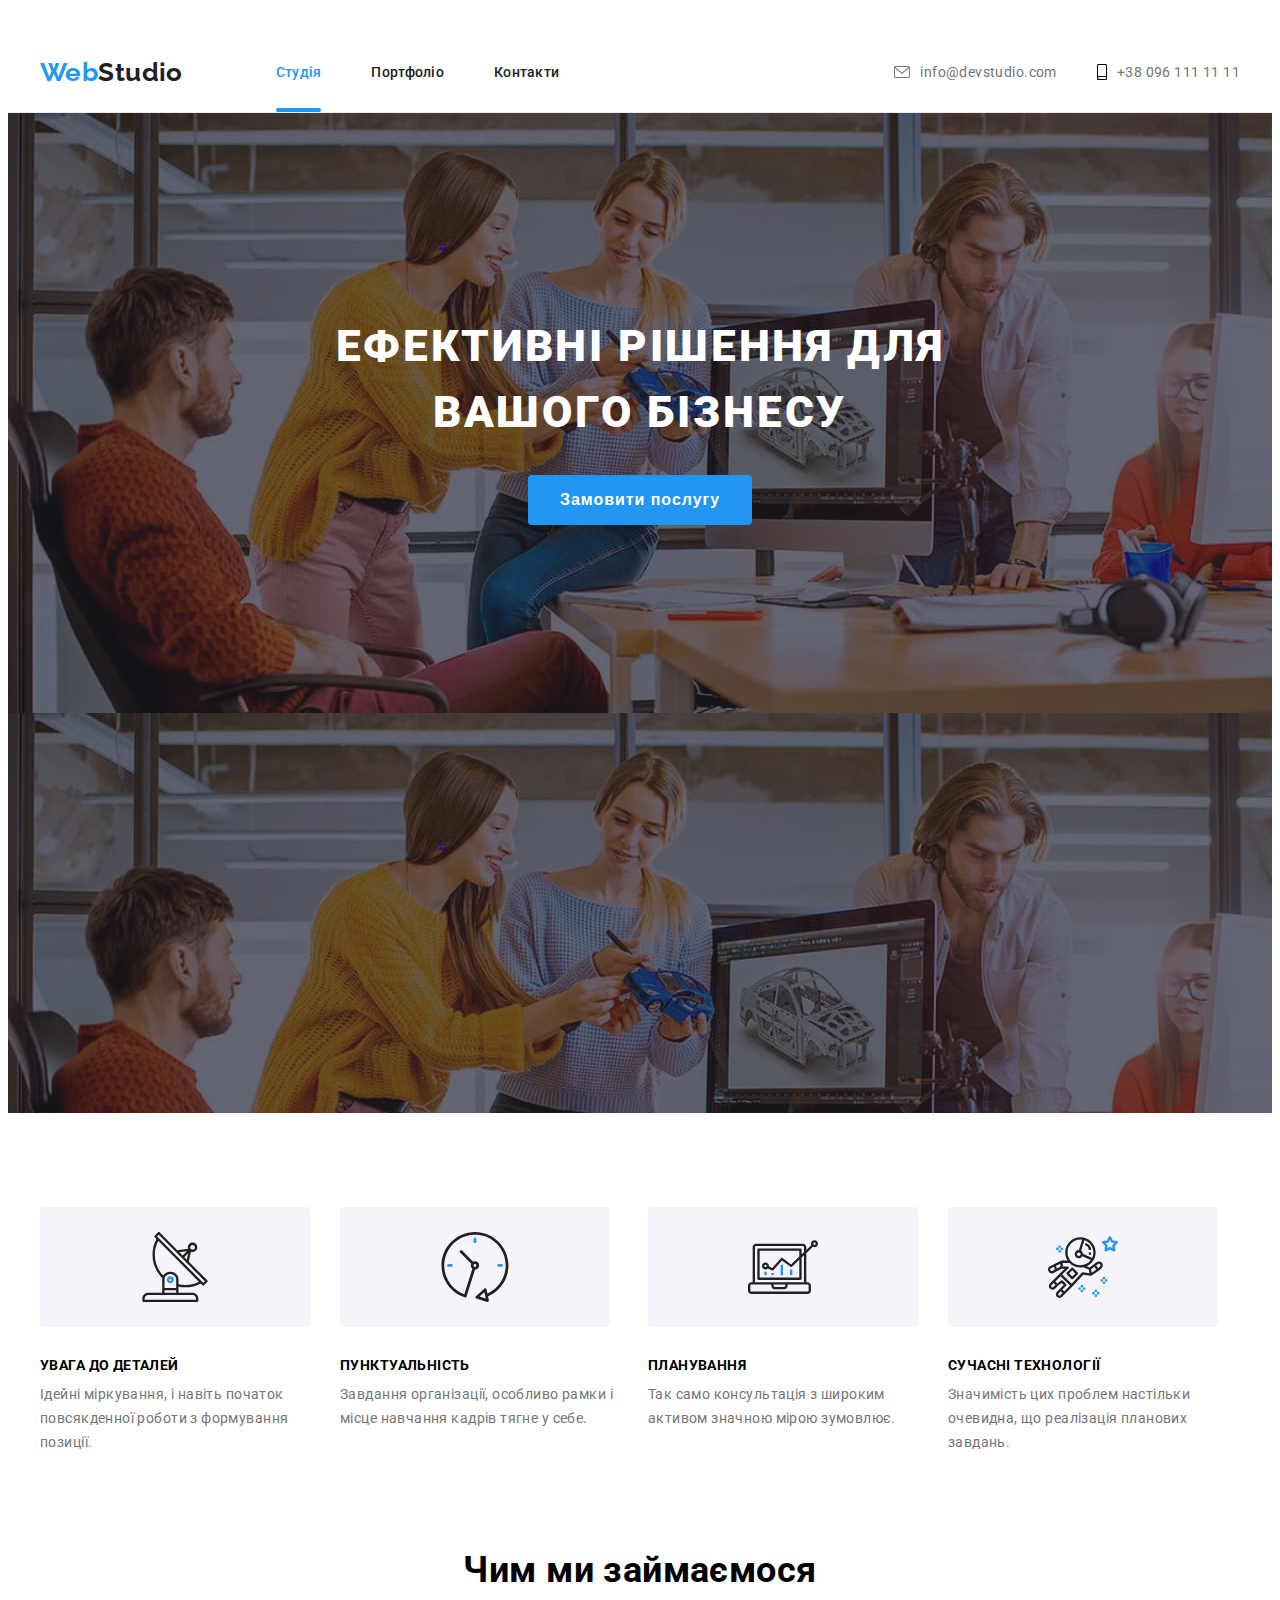
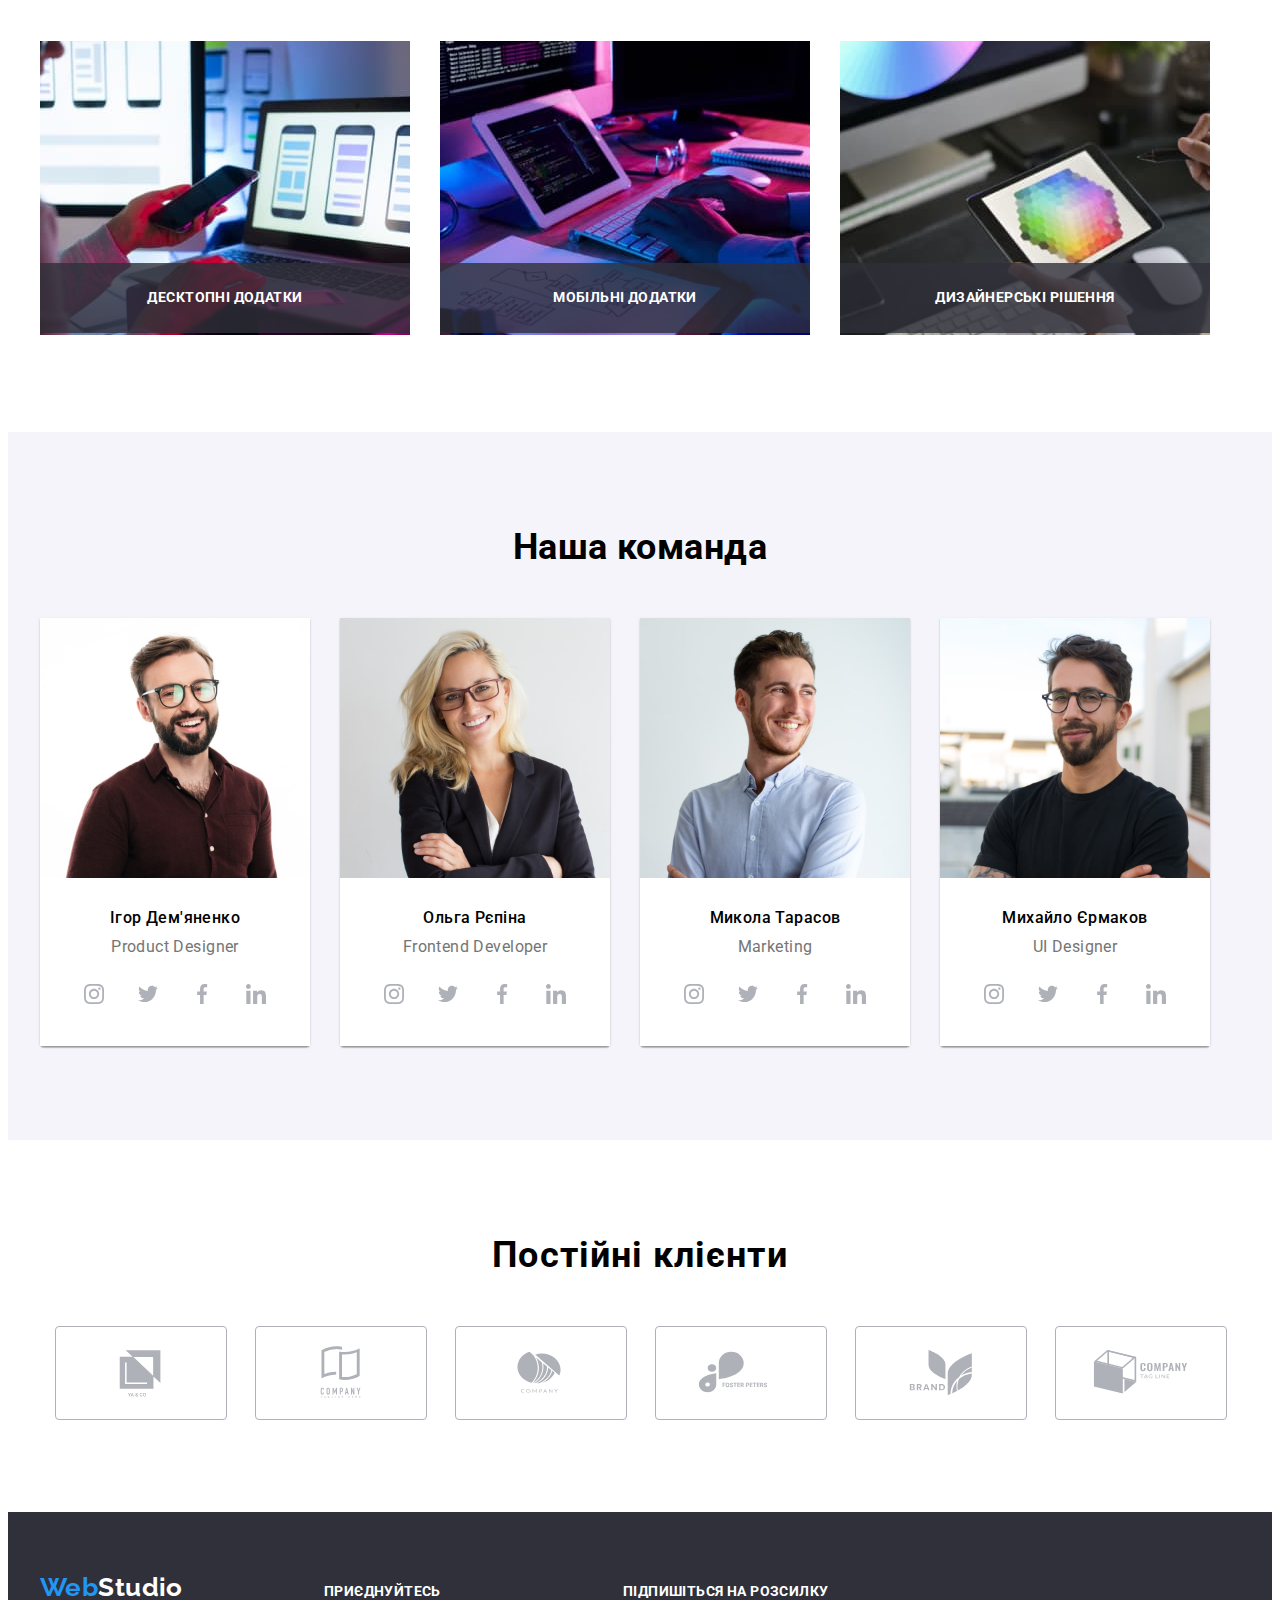
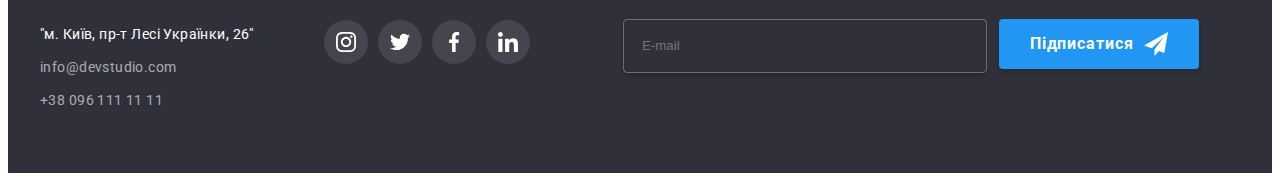
<file: index.html>
<!DOCTYPE html>
<html lang="uk">
<head>
    <meta charset="UTF-8">
    <meta http-equiv="X-UA-Compatible" content="IE=edge">
    <meta name="viewport" content="width=device-width, initial-scale=1.0">
    <title>Document</title>
    <link rel="preconnect" href="https://fonts.googleapis.com">
    <link rel="preconnect" href="https://fonts.gstatic.com" crossorigin>
    <link 
        href="https://fonts.googleapis.com/css2?family=Raleway:wght@700&family=Roboto:wght@400;500;700;900&display=swap" 
        rel="stylesheet">
    <link 
        rel="stylesheet" 
        href="https://cdnjs.cloudflare.com/ajax/libs/modern-normalize/1.1.0/modern-normalize.min.css" 
        integrity="sha512-wpPYUAdjBVSE4KJnH1VR1HeZfpl1ub8YT/NKx4PuQ5NmX2tKuGu6U/JRp5y+Y8XG2tV+wKQpNHVUX03MfMFn9Q==" 
        crossorigin="anonymous" 
        referrerpolicy="no-referrer">
        <link
            rel="stylesheet"
            href="https://cdnjs.cloudflare.com/ajax/libs/animate.css/4.1.1/animate.min.css">
        <link href="https://unpkg.com/aos@2.3.1/dist/aos.css" rel="stylesheet">
       <link rel="stylesheet" href="./css/main.min.css">
</head>
<body>
    <header class="header">
        <div class="container header__container">
            <a href="./index.html" class="logo header__logo"
            ><span class="web">Web</span>Studio</a>
            <nav>
                <ul class="menu header__menu">
                    <li>
                        <a class="line menu__list" href="#">Студія</a>
                    </li>
                    <li><a class="menu__link uptitle" href="./portfolio.html">Портфоліо</a></li>
                    <li><a class="menu__link uptitle" href="#">Контакти</a></li>
                </ul>
            </nav>
            <ul class="contact header__contact">
                <li class="contact__com">
                    <a class="contact__mail" href="mailto:info@devstudio.com">
                        <svg class="contact__envelope" width="16px" height="12px" >
                            <use href="./images/icons.svg#icon-envelope-hover"></use>
                        </svg> info@devstudio.com
                    </a>
                </li>
                <li class="contact__com">
                    <a class="contact__phone" href="tel:+380961111111">
                        <svg class="contact__smartphone" width="10px" height="16px" >
                            <use href="./images/icons.svg#icon-smartphone"></use>
                        </svg> +38 096 111 11 11
                    </a>
                </li>
            </ul> 
        </div>
    </header>

    <main class="hero">
        <section class="hero__section">
            <div class="container hero__container">
                <h1 class="hero__title">Ефективні рішення для вашого бізнесу</h1>
                <button class="hero__btn" type="button" data-modal-open>Замовити послугу</button>
            </div>
        </section>
        <section class="features hero__features section">
            <div class="container features__container">
                <ul class="features__title">
                    <li class="features__subtitle">
                        <div class="features__picture">
                            <svg class="features__icon" width="70px" height="70px" >
                                <use href="./images/icons.svg#icon-antenna-1"></use>
                            </svg> 
                        </div>
                        <h3 class="features__lead">УВАГА ДО ДЕТАЛЕЙ</h3>
                        <p class="features__text">Ідейні міркування, і навіть початок повсякденної роботи з формування позиції.</p>
                    </li>
                    <li>
                        <div class="features__picture">
                            <svg class="features__icon" width="70px" height="70px" >
                                <use href="./images/icons.svg#icon-clock-1"></use>
                            </svg> 
                        </div>
                        <h3 class="features__lead">ПУНКТУАЛЬНІСТЬ</h3>
                        <p class="features__text">Завдання організації, особливо рамки і місце навчання кадрів тягне у себе.</p>
                        
                    </li>
                    <li>
                        <div class="features__picture">
                            <svg class="features__icon" width="70px" height="70px" >
                                <use href="./images/icons.svg#icon-diagram-1"></use>
                            </svg>
                        </div>
                        <h3 class="features__lead">ПЛАНУВАННЯ</h3>
                        <p class="features__text">Так само консультація з широким активом значною мірою зумовлює.</p>
                    </li>
                    <li>
                        <div class="features__picture">
                            <svg class="features__icon" width="70px" height="70px" >
                                <use href="./images/icons.svg#icon-astronaut-1"></use>
                            </svg> 
                        </div>
                        <h3 class="features__lead">СУЧАСНІ ТЕХНОЛОГІЇ</h3>
                        <p class="features__text">Значимість цих проблем настільки очевидна, що реалізація планових завдань.</p>
                    </li> 
                </ul>
            </div>
        </section>
        <section class="images hero__images section" >
            <div class="container images__container">
                <h2 class="images__title">Чим ми займаємося</h2>
                <ul class="images__list">
                    <li class="images__item"><img src="./images/img.jpg" width="370" height="294" alt="картинка1">
                        <p class="images__text">Десктопні додатки</p>
                    </li>
                    <li class="images__item"><img src="./images/img1.jpg" width="370" height="294" alt="картинка2">
                        <p class="images__text">Мобільні додатки</p>
                    </li>
                    <li class="images__item"><img src="./images/img2.jpg" width="370" height="294" alt="картинка3">
                        <p class="images__text">Дизайнерські рішення</p>
                    </li>   
                </ul>
            </div>
        </section>
        <section class="team hero__team section">
            <div class="container team__container">
                <h2 class="team__title">Наша команда</h2>
                <ul class="team__subtitle">
                    <li class="team__list">
                        <img class=" team__card" src="./images/teamcard1.jpg" width="270" height="260" alt="картинка1">
                        <div class="team__our">
                            <h3 class="team__subject">Ігор Дем'яненко</h3>
                            <p class="team__item">Product Designer</p>
                            <ul class="team__soc">
                                <li class="team__soc-item">
                                    <a class="team__soc-list" href="#">
                                        <svg class="team__soc-icon" width="20px" height="20px" >
                                            <use href="./images/icons.svg#icon-instagram-2"></use>
                                        </svg> 
                                    </a>
                                </li>
                                <li class="team__soc-item">
                                    <a class="team__soc-list" href="#">
                                        <svg class="team__soc-icon" width="20px" height="20px" >
                                            <use href="./images/icons.svg#icon-twitter-1"></use>
                                        </svg> 
                                    </a>
                                </li>
                                <li class="team__soc-item">
                                    <a class="team__soc-list" href="#">
                                        <svg class="team__soc-icon" width="20px" height="20px" >
                                            <use href="./images/icons.svg#icon-facebook-1"></use>
                                        </svg>   
                                    </a>
                                </li>
                                <li class="team__soc-item">
                                    <a class="team__soc-list" href="#">
                                        <svg class="team__soc-icon" width="20px" height="20px" >
                                            <use href="./images/icons.svg#icon-linkedin-1"></use>
                                        </svg>   
                                    </a>
                                </li>
                            </ul>                      
                        </div>
                    </li>
                    <li class="team__list">
                        <img class="team__card" src="./images/teamcard2.jpg" width="270" height="260" alt="картинка2">
                        <div class="team__our">
                            <h3 class="team__subject">Ольга Рєпіна</h3>
                            <p class="team__item">Frontend Developer</p> 
                            <ul class="team__soc">
                                <li class="team__soc-item">
                                    <a class="team__soc-list" href="#">
                                        <svg class="team__soc-icon" width="20px" height="20px" >
                                            <use href="./images/icons.svg#icon-instagram-2"></use>
                                        </svg> 
                                    </a>
                                </li>
                                <li class="team__soc-item">
                                    <a class="team__soc-list" href="#">
                                        <svg class="team__soc-icon" width="20px" height="20px" >
                                            <use href="./images/icons.svg#icon-twitter-1"></use>
                                        </svg> 
                                    </a>
                                </li>
                                <li class="team__soc-item">
                                    <a class="team__soc-list" href="#">
                                        <svg class="team__soc-icon" width="20px" height="20px" >
                                            <use href="./images/icons.svg#icon-facebook-1"></use>
                                        </svg>   
                                    </a>
                                </li>
                                <li class="team__soc-item">
                                    <a class="team__soc-list" href="#">
                                        <svg class="team__soc-icon" width="20px" height="20px" >
                                            <use href="./images/icons.svg#icon-linkedin-1"></use>
                                        </svg>   
                                    </a>
                                </li>
                            </ul>                                           
                        </div>
                    </li>
                    <li class="team__list">
                        <img class="team__card" src="./images/teamcard3.jpg" width="270" height="260" alt="картинка3">
                        <div class="team__our">
                            <h3 class="team__subject">Микола Тарасов</h3>
                            <p class="team__item">Marketing</p> 
                            <ul class="team__soc">
                                <li class="team__soc-item">
                                    <a class="team__soc-list" href="#">
                                        <svg class="team__soc-icon" width="20px" height="20px" >
                                            <use href="./images/icons.svg#icon-instagram-2"></use>
                                        </svg> 
                                    </a>
                                </li>
                                <li class="team__soc-item">
                                    <a class="team__soc-list" href="#">
                                        <svg class="team__soc-icon" width="20px" height="20px" >
                                            <use href="./images/icons.svg#icon-twitter-1"></use>
                                        </svg> 
                                    </a>
                                </li>
                                <li class="team__soc-item">
                                    <a class="team__soc-list" href="#">
                                        <svg class="team__soc-icon" width="20px" height="20px" >
                                            <use href="./images/icons.svg#icon-facebook-1"></use>
                                        </svg>   
                                    </a>
                                </li>
                                <li class="team__soc-item">
                                    <a class="team__soc-list" href="#">
                                        <svg class="team__soc-icon" width="20px" height="20px" >
                                            <use href="./images/icons.svg#icon-linkedin-1"></use>
                                        </svg>   
                                    </a>
                                </li>
                            </ul>                                             
                        </div>
                    </li>
                    <li class="team__list">
                        <img class="team__card" src="./images/teamcard4.jpg" width="270" height="260" alt="картинка4">
                        <div class="team__our">
                            <h3 class="team__subject">Михайло Єрмаков</h3>
                            <p class="team__item">UI Designer</p>
                            <ul class="team__soc">
                                <li class="team__soc-item">
                                    <a class="team__soc-list" href="#">
                                        <svg class="team__soc-icon" width="20px" height="20px" >
                                            <use href="./images/icons.svg#icon-instagram-2"></use>
                                        </svg> 
                                    </a>
                                </li>
                                <li class="team__soc-item">
                                    <a class="team__soc-list" href="#">
                                        <svg class="team__soc-icon" width="20px" height="20px" >
                                            <use href="./images/icons.svg#icon-twitter-1"></use>
                                        </svg> 
                                    </a>
                                </li>
                                <li class="team__soc-item">
                                    <a class="team__soc-list" href="#">
                                        <svg class="team__soc-icon" width="20px" height="20px" >
                                            <use href="./images/icons.svg#icon-facebook-1"></use>
                                        </svg>   
                                    </a>
                                </li>
                                <li class="team__soc-item">
                                    <a class="team__soc-list" href="#">
                                        <svg class="team__soc-icon" width="20px" height="20px" >
                                            <use href="./images/icons.svg#icon-linkedin-1"></use>
                                        </svg>   
                                    </a>
                                </li>
                            </ul>                      
                        </div>
                    </li>
                </ul>
            </div>
        </section>
        <section class="client hero__client section">
            <div class="container client__container">
                <h2 class="client__title">Постійні клієнти</h2>
                <ul class="client__list">
                    <li class="client__item">
                        <a class="client__link" href="#">
                            <svg class="client__icon" width="106px" height="60px" >
                                <use href="./images/icons.svg#icon-Logo"></use>
                            </svg> 
                        </a>
                    </li>
                    <li class="client__item">
                        <a class="client__link" href="#">
                            <svg class="client__icon" width="106px" height="60px" >
                                <use href="./images/icons.svg#icon-Logo2"></use>
                            </svg> 
                        </a>
                    </li>
                    <li class="client__item">
                        <a class="client__link" href="#">
                            <svg class="client__icon" width="106px" height="60px" >
                                <use href="./images/icons.svg#icon-Logo3"></use>
                            </svg> 
                        </a>
                    </li>
                    <li class="client__item">
                        <a class="client__link" href="#">
                            <svg class="client__icon" width="106px" height="60px" >
                                <use href="./images/icons.svg#icon-Logo4"></use>
                            </svg> 
                        </a>
                    </li>
                    <li class="client__item">
                        <a class="client__link" href="#">
                            <svg class="client__icon" width="106px" height="60px" >
                                <use href="./images/icons.svg#icon-Logo6"></use>
                            </svg> 
                        </a>
                    </li>
                    <li class="client__item">
                        <a class="client__link" href="#">
                            <svg class="client__icon" width="106px" height="60px" >
                                <use href="./images/icons.svg#icon-Logo5"></use>
                            </svg> 
                        </a>
                    </li>
                </ul>
            </div>
        </section>
    </main>
    <footer class="footer">
        <div class="container bottom"> 
            <div class="footer-section">
                <a class="footer-link" href=" WebStudio"> 
                <span class="web">Web</span>Studio</a>
                <address class="address">
                    <ul class="address-title">
                        <li class="footer-address">
                            <a class="address-subtitle" href="м.Київ,пр-тЛесіУкраїнки,26">"м. Київ, пр-т Лесі Українки, 26"</a>
                        </li>  
                        <li class="footer-address">
                            <a class="address-mail" href="mailto:">info@devstudio.com</a>
                        </li> 
                        <li class="footer-address-list">
                            <a class="address-list" href="tel:+380961111111">+38 096 111 11 11</a>
                        </li> 
                    </ul>
                </address>
            </div>
            <div class="footer-soc">
                <h2 class="footer-title">приєднуйтесь</h2>
                <ul class="footer-list">
                    <li class="footer-item">
                        <a class="footer-list-item" href="#">
                            <svg class="footer-icon" width="20px" height="20px" >
                                <use href="./images/icons.svg#icon-instagram-2"></use>
                            </svg> 
                        </a>
                    </li>
                    <li class="footer-item">
                        <a class="footer-list-item" href="#">
                            <svg class="footer-icon" width="20px" height="20px" >
                                <use href="./images/icons.svg#icon-twitter-1"></use>
                            </svg> 
                        </a>
                    </li>
                    <li class="footer-item">
                        <a class="footer-list-item" href="#">
                            <svg class="footer-icon" width="20px" height="20px" >
                                <use href="./images/icons.svg#icon-facebook-1"></use>
                            </svg>   
                        </a>
                    </li>
                    <li class="footer-item">
                        <a class="footer-list-item" href="#">
                            <svg class="footer-icon" width="20px" height="20px" >
                                <use href="./images/icons.svg#icon-linkedin-1"></use>
                            </svg>   
                        </a>
                    </li>
                </ul> 
            </div>
            <div>
                <p class="footer-subtitle">Підпишіться на розсилку</p>
                <form class="signup-field" name="signup-form">
                  <input type="email" aria-label="email" class="signup-input" name="email" placeholder="E-mail">
                  <button class="signup-button" type="submit">Підписатися
                    <svg class="sign-icon" width="24px" height="24px">
                      <use href="./images/icons.svg#icon-icon-send"></use>
                    </svg>
                  </button>
                </form>
              </div>                   
        </div>
    </footer>
    <div class="backdrop is-hidden" data-modal>
        <div class="modal">
            <button type="button" class="modal-close" data-modal-close>
                <svg class="close-icon" width="18px" height="18px" >
                    <use href="./images/icons.svg#icon-close-black-18dp-2-1"></use>
                </svg>   
            </button>
            <p class="modal-title">Залиште свої дані, ми вам передзвонимо</p>
            <form class="modal-form">
                <div class="modal-field">
                    <label class="modal-label">Ім'я</label>
                    <input type="text" name="user-name" id="user-name" class="modal-input" required>
                    <svg class="modal-icon" width="18px" height="18px" >
                        <use href="./images/icons.svg#icon-person-black-18dp-1"></use>
                    </svg>   
                </div>
                <div class="modal-field">
                    <label class="modal-label">Телефон</label>
                    <input type="tel" name="phone-number" id="phone-number" class="modal-input" required>
                    <svg class="modal-icon" width="18px" height="18px" >
                        <use href="./images/icons.svg#icon-phone-black-18dp-1"></use>
                    </svg>   
                </div>
                <div class="modal-field">
                    <label class="modal-label">Пошта</label>
                    <input type="email" name="email" id="email" class="modal-input" required>
                    <svg class="modal-icon" width="18px" height="18px" >
                        <use href="./images/icons.svg#icon-email-black-18dp-1"></use>
                    </svg>   
                </div>
                <div class="modal-field">
                    <label class="modal-label-comment">Коментар</label>
                    <textarea class="modal-comment" name="comment" placeholder="Введіть текст"></textarea>
                </div>
                <div class="policy-checkbox">
                    <input class="modal-check hide" type="checkbox" id="policy" name="policy" value=""/>
                    <label for="policy" class="checkbox-label">
                      <span>
                        <svg class="checkbox-icon" width="16" height="15">
                            <use href="./images/icons.svg#icon-check"></use>
                        </svg>
                      </span>
                        Погоджуюся з розсилкою та приймаю <a class="agrrement-link" href="#">Умови договору</a>
                    </label>
                </div>
                
                <div class="form-submit">
                    <button type="submit" class="submit-button">Відправити</button>
                </div>
            </form>
        </div>
    </div>
    <script src="https://unpkg.com/aos@2.3.1/dist/aos.js"></script>
    <script>
        AOS.init();
    </script>
    <script src="./js/modal.js"></script>
</body>
</html>
</file>
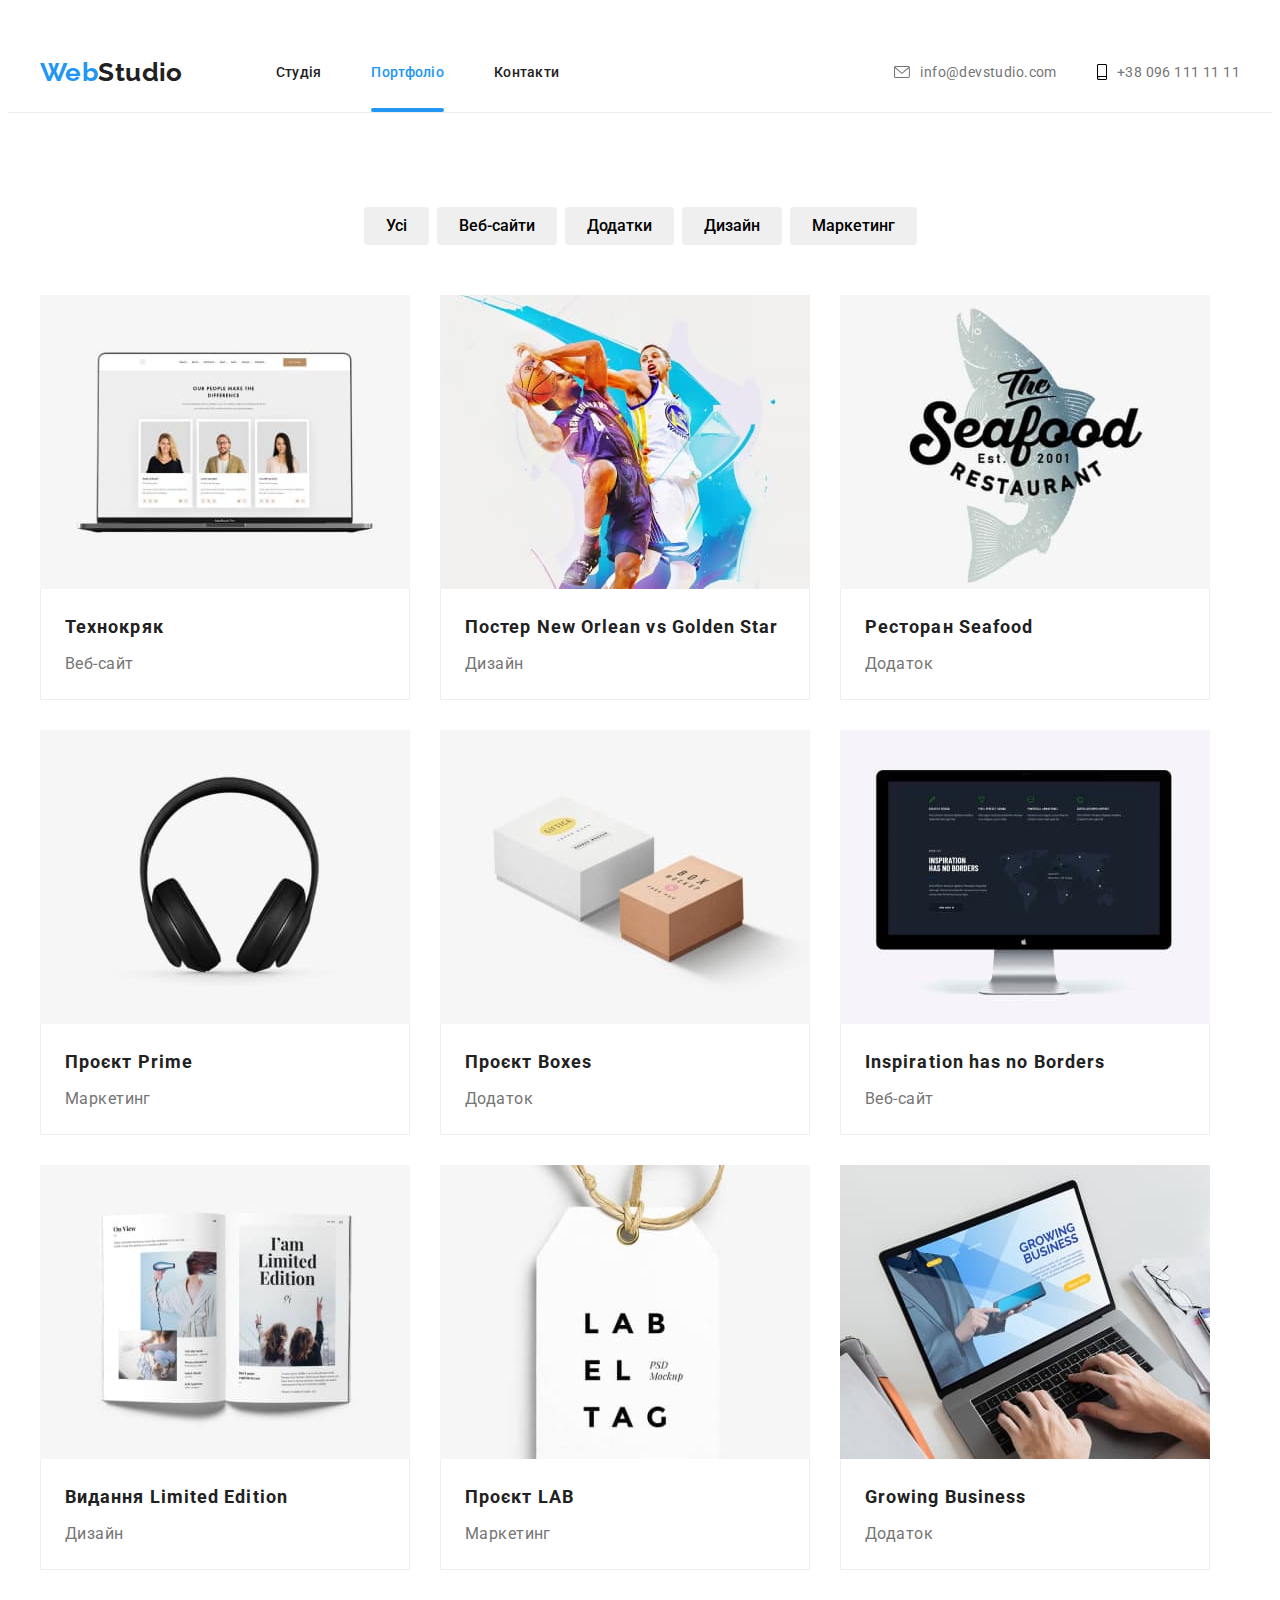
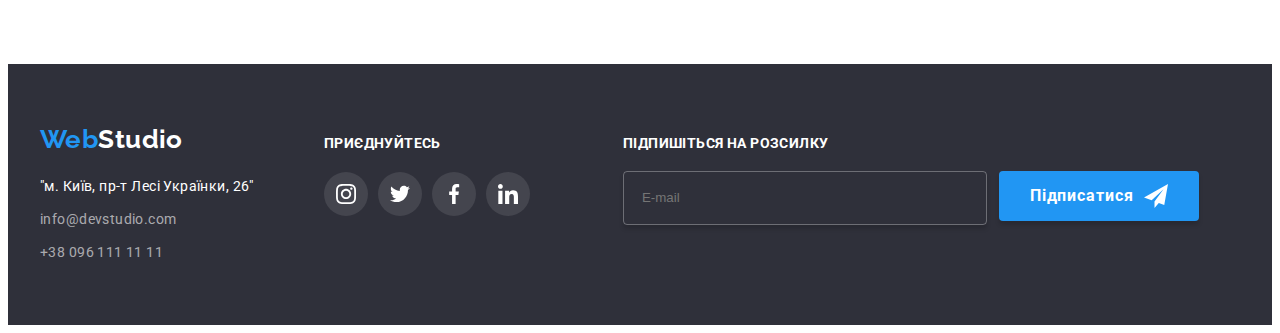
<file: portfolio.html>
<!DOCTYPE html>
<html lang="uk">
<head>
    <meta charset="UTF-8">
    <meta http-equiv="X-UA-Compatible" content="IE=edge">
    <meta name="viewport" content="width=device-width, initial-scale=1.0">
    <title>Document</title>
    <link rel="preconnect" href="https://fonts.googleapis.com">
    <link rel="preconnect" href="https://fonts.gstatic.com" crossorigin>
    <link
        href="https://fonts.googleapis.com/css2?family=Raleway:wght@700&family=Roboto:wght@400;500;700;900&display=swap"
        rel="stylesheet">
    <link rel="stylesheet" 
    href="https://cdnjs.cloudflare.com/ajax/libs/modern-normalize/1.1.0/modern-normalize.min.css" 
    integrity="sha512-wpPYUAdjBVSE4KJnH1VR1HeZfpl1ub8YT/NKx4PuQ5NmX2tKuGu6U/JRp5y+Y8XG2tV+wKQpNHVUX03MfMFn9Q==" 
    crossorigin="anonymous" 
    referrerpolicy="no-referrer">
    <link
    rel="stylesheet"
     href="https://cdnjs.cloudflare.com/ajax/libs/animate.css/4.1.1/animate.min.css">
    <link href="https://unpkg.com/aos@2.3.1/dist/aos.css" rel="stylesheet">
    <link rel="stylesheet" href="./css/main.min.css">
</head>

<body>
    <header class="header">
        <div class="container header__container">
            <a href="./index.html" class="logo header__logo"
            ><span class="web">Web</span>Studio</a>
            <nav>
                <ul class="menu header__menu">
                    <li>
                        <a class="menu__link uptitle" href="./index.html">Студія</a>
                    </li>
                    <li><a class="line menu__list" href="#">Портфоліо</a></li>
                    <li><a class="menu__link uptitle" href="#">Контакти</a></li>
                </ul>
            </nav>
            <ul class="contact header__contact">
                <li class="contact__com">
                    <a class="contact__mail" href="mailto:info@devstudio.com">
                        <svg class="contact__envelope" width="16px" height="12px" >
                            <use href="./images/icons.svg#icon-envelope-hover"></use>
                        </svg> info@devstudio.com
                    </a>
                 </li>
                <li class="contact__com">
                    <a class="contact__phone" href="tel:+380961111111">
                        <svg class="contact__smartphone" width="10px" height="16px" >
                            <use href="./images/icons.svg#icon-smartphone"></use>
                        </svg> +38 096 111 11 11
                    </a>
                </li>
            </ul> 
        </div>
    </header>
    <main> 
        <section class="button section">
            <h1 hidden>кнопки картки</h1>
            <div class="container">
                <ul class="button-title">
                    <li >
                        <button class="button-list" type="button">Усі</button>
                    </li>
                    <li>
                        <button class="button-list" type="button">Веб-сайти</button>
                    </li>
                    <li>
                        <button class="button-list" type="button">Додатки</button>
                    </li>
                    <li>
                        <button class="button-list" type="button">Дизайн</button>
                    </li>
                    <li>
                        <button class="button-list" type="button">Маркетинг</button>
                    </li>
                </ul>
                <ul class="work-title">
                    <li class="work">
                        <a class="work-pic" href="#">
                            <div class="work-pic-text">
                                <img class="images-class" src="./images/img5.jpg" width="370" height="294" alt="картинка5">
                                <p class="work-text">Ресурс пропонує комплексні пропозиції з різним рівнем 
                                функціоналу та сервісів. Все це дозволить відвідувачу отримати вичерпні 
                                відомості про компанію чи приватну особу.</p>
                            </div>
                            <div class="work-link">  
                                <h3 class="work-subtitle" >Технокряк</h3>
                                <p class="work-list">Веб-сайт</p>
                            </div>
                        </a>
                    </li>
                    <li class="work">
                        <a class="work-pic" href="#">
                            <div class="work-pic-text">
                                <img class="images-class" src="./images/img6.jpg" width="370" height="294" alt="картинка6">
                                <p class="work-text">Ресурс пропонує комплексні пропозиції з різним рівнем 
                                функціоналу та сервісів. Все це дозволить відвідувачу отримати вичерпні 
                                відомості про компанію чи приватну особу.</p>
                            </div>
                            <div class="work-link">
                                <h3 class="work-subtitle" >Постер New Orlean vs Golden Star</h3>
                                <p class="work-list">Дизайн</p>
                            </div>
                        </a>
                    </li>
                    <li class="work">
                        <a class="work-pic" href="#">
                            <div class="work-pic-text">
                                <img class="images-class" src="./images/img7.jpg" width="370" height="294" alt="картинка7">
                                <p class="work-text">Ресурс пропонує комплексні пропозиції з різним рівнем 
                                функціоналу та сервісів. Все це дозволить відвідувачу отримати вичерпні 
                                відомості про компанію чи приватну особу.</p>
                            </div>
                            <div class="work-link">
                                <h3 class="work-subtitle" >Ресторан Seafood</h3>
                                <p class="work-list">Додаток</p>
                            </div>
                        </a>
                    </li>
                    <li class="work">
                        <a class="work-pic" href="#">
                            <div class="work-pic-text">
                                <img class="images-class" src="./images/img8.jpg" width="370" height="294" alt="картинка8">
                                <p class="work-text">Ресурс пропонує комплексні пропозиції з різним рівнем 
                                функціоналу та сервісів. Все це дозволить відвідувачу отримати вичерпні 
                                відомості про компанію чи приватну особу.</p>
                            </div>
                            <div class="work-link">
                                <h3 class="work-subtitle" >Проєкт Prime</h3>
                                <p class="work-list">Маркетинг</p>
                            </div>
                        </a>
                    </li>
                    <li class="work">
                        <a class="work-pic" href="#">
                            <div class="work-pic-text">
                                <img class="images-class" src="./images/img9.jpg" width="370" height="294" alt="картинка9">
                                <p class="work-text">Ресурс пропонує комплексні пропозиції з різним рівнем 
                                функціоналу та сервісів. Все це дозволить відвідувачу отримати вичерпні 
                                відомості про компанію чи приватну особу.</p>
                            </div>
                            <div class="work-link">
                                <h3 class="work-subtitle" >Проєкт Boxes</h3>
                                <p class="work-list">Додаток</p>
                            </div>
                        </a>
                    </li>
                    <li class="work">
                        <a class="work-pic" href="#">
                            <div class="work-pic-text">
                                <img class="images-class" src="./images/img10.jpg" width="370" height="294" alt="картинка10">
                                <p class="work-text">Ресурс пропонує комплексні пропозиції з різним рівнем 
                                функціоналу та сервісів. Все це дозволить відвідувачу отримати вичерпні 
                                відомості про компанію чи приватну особу.</p>
                            </div>
                            <div class="work-link">
                                <h3 class="work-subtitle" >Inspiration has no Borders</h3>
                                <p class="work-list">Веб-сайт</p>
                            </div>
                        </a>
                    </li>
                    <li class="work">
                        <a class="work-pic" href="#">
                            <div class="work-pic-text">
                                <img class="images-class" src="./images/img11.jpg" width="370" height="294" alt="картинка11">
                                <p class="work-text">Ресурс пропонує комплексні пропозиції з різним рівнем 
                                функціоналу та сервісів. Все це дозволить відвідувачу отримати вичерпні 
                                відомості про компанію чи приватну особу.</p>
                            </div>
                            <div class="work-link">
                                <h3 class="work-subtitle" >Видання Limited Edition</h3>
                                <p class="work-list">Дизайн</p>
                            </div>
                        </a>
                    </li>
                    <li class="work">
                        <a class="work-pic" href="#">
                            <div class="work-pic-text">
                                <img class="images-class" src="./images/img12.jpg" width="370" height="294" alt="картинка12">
                                <p class="work-text">Ресурс пропонує комплексні пропозиції з різним рівнем 
                                функціоналу та сервісів. Все це дозволить відвідувачу отримати вичерпні 
                                відомості про компанію чи приватну особу.</p>
                            </div>
                            <div class="work-link">
                                <h3 class="work-subtitle" >Проєкт LAB</h3>
                                <p class="work-list">Маркетинг</p>
                            </div>
                        </a>
                    </li>
                    <li class="work">
                        <a class="work-pic" href="#">
                            <div class="work-pic-text">
                                <img class="images-class" src="./images/img13.jpg" width="370" height="294" alt="картинка13">
                                <p class="work-text">Ресурс пропонує комплексні пропозиції з різним рівнем 
                                функціоналу та сервісів. Все це дозволить відвідувачу отримати вичерпні 
                                відомості про компанію чи приватну особу.</p>
                            </div>
                            <div class="work-link">
                                <h3 class="work-subtitle" >Growing Business</h3>
                                <p class="work-list">Додаток</p>
                            </div>
                        </a>
                    </li>
                </ul>
            </div>
        </section>
    </main>
    <footer class="footer">
        <div class="container bottom"> 
            <div class="footer-section">
                <a class="footer-link" href=" WebStudio"> 
                <span class="web">Web</span>Studio</a>
                <address class="address">
                    <ul class="address-title">
                        <li class="footer-address">
                            <a class="address-subtitle" href="м.Київ,пр-тЛесіУкраїнки,26">"м. Київ, пр-т Лесі Українки, 26"</a>
                        </li>  
                        <li class="footer-address">
                            <a class="address-mail" href="mailto:">info@devstudio.com</a>
                        </li> 
                        <li class="footer-address-list">
                            <a class="address-list" href="tel:+380961111111">+38 096 111 11 11</a>
                        </li> 
                    </ul>
                </address>
            </div>
            <div class="footer-soc">
                <h2 class="footer-title">приєднуйтесь</h2>
                <ul class="footer-list">
                    <li class="footer-item">
                        <a class="footer-list-item" href="#">
                            <svg class="footer-icon" width="20px" height="20px" >
                                <use href="./images/icons.svg#icon-instagram-2"></use>
                            </svg> 
                        </a>
                    </li>
                    <li class="footer-item">
                        <a class="footer-list-item" href="#">
                            <svg class="footer-icon" width="20px" height="20px" >
                                <use href="./images/icons.svg#icon-twitter-1"></use>
                            </svg> 
                        </a>
                    </li>
                    <li class="footer-item">
                        <a class="footer-list-item" href="#">
                            <svg class="footer-icon" width="20px" height="20px" >
                                <use href="./images/icons.svg#icon-facebook-1"></use>
                            </svg>   
                        </a>
                    </li>
                    <li class="footer-item">
                        <a class="footer-list-item" href="#">
                            <svg class="footer-icon" width="20px" height="20px" >
                                <use href="./images/icons.svg#icon-linkedin-1"></use>
                            </svg>   
                        </a>
                    </li>
                </ul> 
            </div>
            <div>
                <p class="footer-subtitle">Підпишіться на розсилку</p>
                <form class="signup-field" name="signup-form">
                  <input type="email" aria-label="email" class="signup-input" name="email" placeholder="E-mail">
                    <button class="signup-button" type="submit">Підписатися
                        <svg class="sign-icon" width="24px" height="24px">
                        <use href="./images/icons.svg#icon-icon-send"></use>
                        </svg>
                    </button>
                </form>
            </div>                                        
        </div>
    </footer>
    <script src="https://unpkg.com/aos@2.3.1/dist/aos.js"></script>
    <script>
        AOS.init();
    </script>
    <script src="./js/modal.js"></script>
</body>
</file>
<file: css/main.min.css>
.container{width:1200px;padding-left:15px;padding-right:15px;margin:0 auto}:root{--color-blue: #2196f3;--color-gray: #757575;--color-blak: #212121;--color-white: #ffffff;--color-lightgray: #AFB1B8 }.hide{border:0;clip:rect(1px, 1px, 1px, 1px);-webkit-clip-path:inset(-50%);clip-path:inset(50%);height:1px;margin:-1px;overflow:hidden;padding:0;position:absolute;width:1px;word-wrap:normal !important}body{font-family:"Roboto",sans-serif;font-size:14px;letter-spacing:.03em;background-color:#fff}h1,h2,h3,h4,h5,h6,p{margin:0}ul{list-style:none;margin:0;padding:0}.section{padding-top:94px;padding-bottom:94px}.uptitle{font-style:normal;font-weight:500;line-height:1.1428;letter-spacing:.02em;color:var(--color-blak)}.header{padding-top:24px;padding-bottom:0;border-bottom:1px solid #ececec}.header a{display:flex;text-decoration:none;align-items:center}.header__container{display:flex;align-items:center}.menu__list{font-style:normal;font-weight:500;line-height:1.1428;letter-spacing:.02em;color:var(--color-blue);position:relative;padding:32px 0;transition:color 300ms linear}.menu__link{position:relative;padding:32px 0;transition:color 300ms linear}.menu__link:hover,.menu__link:focus{color:var(--color-blue)}.header__logo{font-family:"Raleway";font-weight:700;font-size:26px;line-height:1.1923;margin-right:93px;color:var(--color-blak)}.header__menu{list-style:none;display:flex;gap:50px}.web{color:var(--color-blue)}.line::after{content:"";position:absolute;display:block;left:0;bottom:0;width:100%;height:4px;background-color:var(--color-blue);border-radius:2px}.hero__section{max-width:1600px;height:600px;background-image:linear-gradient(rgba(47, 48, 58, 0.4), rgba(47, 48, 58, 0.4)),url(../images/ofis.jpg);padding-top:200px;padding-bottom:200px;text-align:center;margin:0 auto}.hero__title{font-weight:900;font-size:44px;line-height:1.5;letter-spacing:.06em;text-align:center;text-transform:uppercase;color:var(--color-white);max-width:696px;margin:0 auto;margin-bottom:30px}.hero__btn{font-weight:700;font-size:16px;line-height:1.875;letter-spacing:.06em;display:flex;align-items:center;text-align:center;cursor:pointer;border:none;background-color:var(--color-blue);color:var(--color-white);margin:0 auto;border-radius:4px;padding:10px 32px}.header__contact{list-style:none;display:flex;margin-left:auto;align-items:center}.contact__mail{color:var(--color-gray)}.contact__mail:focus,.contact__mail:hover{color:var(--color-blue)}.contact__envelope{fill:currentColor;margin-right:10px}.mail:hover .contact__envelope{fill:var(--color-blue)}.contact__envelope:hover,.contact__envelope:focus{fill:var(--color-blue)}.contact__smartphone{margin-left:30px;margin-right:10px}.contact:hover .contact__smartphone{fill:var(--color-blue)}.contact__smartphone:hover,.contact__smartphone:focus{fill:var(--color-blue)}.contact__phone{margin-left:10px;color:var(--color-gray)}.contact__phone:focus,.contact__phone:hover{color:var(--color-blue)}.features__picture{background:#f5f4fa;border-radius:4px;width:270px;height:120px;display:flex;text-align:center;align-items:center;justify-content:center;margin-bottom:30px}.features__title{display:flex;gap:30px}.features__subtitle{flex-basis:calc((100% - 90px)/4)}.features__lead{font-weight:700;font-size:14px;line-height:1.1428;text-transform:uppercase;margin-bottom:10px}.features__text{line-height:1.7142;color:var(--color-gray)}.hero__images{padding-top:0px}.images__item{display:block;max-width:100%;height:auto;position:relative}.images__text{width:370px;padding-top:27px;padding-bottom:27px;background-color:rgba(47,48,58,.8)}.images__text{position:absolute;bottom:-10%;left:50%;font-weight:700;font-size:14px;line-height:1.14;letter-spacing:.03em;text-align:center;text-transform:uppercase;color:var(--color-white);transform:translate(-50%, -50%)}.images__title{font-weight:700;font-size:36px;line-height:1.1666;text-align:center;margin-bottom:50px}.images__list{list-style:none;display:flex;gap:30px}.team__title{font-weight:700;font-size:36px;line-height:1.1666;text-align:center;margin-bottom:50px}.team__subtitle{list-style:none;display:flex;gap:30px}.team__list{box-shadow:0px 1px 3px rgba(0,0,0,.12),0px 1px 1px rgba(0,0,0,.14),0px 2px 1px rgba(0,0,0,.2);border-radius:0px 0px 4px 4px}.team__subject{font-weight:500;font-size:16px;line-height:1.1875;font-weight:500;font-size:16px;line-height:1.1875;text-align:center}.hero__team{background:#f5f4fa}.team__card{display:block;max-width:100%;height:auto;position:relative}.team__item{font-size:16px;line-height:1.1875;text-align:center;color:var(--color-gray);margin-top:10px;margin-bottom:16px}.team__soc{display:flex;justify-content:center;gap:10px}.team__soc-item{width:44px;height:44px;display:inline-block}.team__soc-icon{fill:currentColor;transition:fill 250ms linear}.team__soc-icon:hover,.team__soc-icon:focus{fill:var(--color-white)}.team__soc-list:hover .team__soc-icon{fill:var(--color-white)}.team__soc-list{width:100%;height:100%;border-radius:50%;display:flex;align-items:center;justify-content:center;color:var(--color-lightgray);transition:background-color 250ms linear}.team__soc-list:hover,.team__soc-list:focus{background-color:var(--color-blue)}.team__our{background-color:var(--color-white);padding-top:30px;padding-bottom:30px}.client__title{font-weight:700;font-size:36px;line-height:1.1666;letter-spacing:.03em;text-align:center;margin-bottom:50px}.client__list{display:flex;justify-content:center;gap:30px}.client__item{width:170px;height:92px}.client__icon{fill:currentColor;transition:fill 250ms linear}.client__link:hover .client__icon{fill:var(--color-blue)}.client__icon:hover,.client__icon:focus{fill:var(--color-blue)}.client__link{display:flex;width:100%;height:100%;justify-content:center;align-items:center;border:1px solid #afb1b8;border-radius:4px;color:var(--color-lightgray);transition:border-color 250ms linear}.client__link:hover,.client__link:focus{border-color:var(--color-blue)}.footer{background:#2f303a;padding-top:60px;padding-bottom:60px}.bottom{display:flex;align-items:baseline}.footer-section{margin-right:70px}.footer-item{width:44px;height:44px}.footer-list-item{width:100%;height:100%;border-radius:50%;display:flex;align-items:center;justify-content:center;background:rgba(255,255,255,.1);transition:background-color 250ms linear}.footer-list-item:hover,.footer-list-item:focus{background-color:var(--color-blue)}.footer-icon{fill:var(--color-white);transition:fill 250ms linear}.footer-link{text-decoration:none;font-family:"Raleway";font-weight:700;font-size:26px;line-height:1.1923;color:var(--color-white)}.footer-soc{margin-right:93px}.footer-title{font-weight:700;font-size:14px;line-height:1.14;letter-spacing:.03em;text-transform:uppercase;color:var(--color-white);display:block;margin-bottom:20px}.footer-list{display:flex;gap:10px}.footer-subtitle{margin-bottom:20px;font-style:normal;font-weight:700;font-size:14px;line-height:1.1428;text-transform:uppercase;color:var(--color-white)}.signup-field{position:relative;display:flex;gap:12px}.signup-input{width:358px;height:50px;background-color:rgba(0,0,0,0);border:1px solid rgba(255,255,255,.3);box-shadow:0px 4px 4px rgba(0,0,0,.15);border-radius:4px}.signup-input::-moz-placeholder{padding-top:15px;padding-bottom:15px;padding-left:16px}.signup-input:-ms-input-placeholder{padding-top:15px;padding-bottom:15px;padding-left:16px}.signup-input::placeholder{padding-top:15px;padding-bottom:15px;padding-left:16px}.button-title{list-style:none;display:flex;justify-content:center;gap:8px;margin-bottom:50px}.sign-icon{margin-left:10px;fill:currentColor}.signup-button{display:flex;align-items:center;justify-content:center;min-width:200px;height:50px;margin:0;background:var(--color-blue);box-shadow:0px 4px 4px rgba(0,0,0,.15);border-radius:4px;border:rgba(0,0,0,0);font-family:inherit;font-weight:700;font-size:16px;line-height:1.875;letter-spacing:.06em;text-align:center;color:var(--color-white)}.address-subtitle{font-style:normal}.footer-address{margin-bottom:9px}.address-title{list-style:none;margin-top:20px}.address-subtitle{line-height:1.7142;text-decoration:none;color:var(--color-white)}.address-subtitle:hover,.address-subtitle:focus{color:var(--color-blue)}.address-mail{text-decoration:none;font-style:normal;line-height:1.7142;color:rgba(255,255,255,.6)}.address-list{text-decoration:none;font-style:normal;line-height:1.7142;color:rgba(255,255,255,.6)}.button-list{font-family:inherit;font-weight:500;font-size:16px;line-height:1.625;text-align:center;border:none;border-radius:4px;cursor:pointer;padding:6px 22px;transition:background-color 250ms linear}.button-list:hover,.button-list:focus{background-color:var(--color-blue);color:var(--color-white)}.button-list:hover{box-shadow:0px 3px 1px rgba(0,0,0,.1),0px 1px 2px rgba(0,0,0,.08),0px 2px 2px rgba(0,0,0,.12)}.work-title{display:flex;flex-wrap:wrap;gap:30px}.work-link{border-left:1px solid #eee;border-bottom:1px solid #eee;border-right:1px solid #eee;padding-left:24px;padding-right:24px;padding-bottom:20px;padding-top:20px}.work-pic{display:block;text-decoration:none}.work-pic :hover{box-shadow:0px 1px 1px rgba(0,0,0,.12),0px 4px 4px rgba(0,0,0,.06),1px 4px 6px rgba(0,0,0,.16)}.work-text{position:absolute;top:0;height:100%;font-size:18px;line-height:1.55;padding-top:63px;padding-bottom:63px;padding-left:24px;padding-right:24px;transform:translateY(100%);transition-property:transform;transition-duration:250ms;transition-timing-function:cubic-bezier(0.4, 0, 0.2, 1);color:var(--color-white);background-color:rgba(33,150,243,.9)}.work-pic:hover .work-text .work-pic:focus .work-text{transform:translateY(0)}.work-pic-text{position:relative;overflow:hidden}.work-title{display:flex;flex-wrap:wrap;gap:30px}.images-class{display:block;max-width:100%;height:auto}.work-subtitle{font-style:normal;font-weight:700;font-size:18px;line-height:2;letter-spacing:.06em;margin-bottom:4px;color:var(--color-blak)}.work-list{font-size:16px;line-height:1.875;color:var(--color-gray)}.backdrop{position:fixed;top:0;width:100%;height:100%;background:rgba(0,0,0,.2);transition:opacity 250ms linear,visibility 250ms linear}.modal{width:528px;min-height:581px;background-color:var(--color-white);box-shadow:0px 1px 3px rgba(0,0,0,.12),0px 1px 1px rgba(0,0,0,.14),0px 2px 1px rgba(0,0,0,.2);border-radius:4px;position:absolute;top:50%;left:50%;transform:translate(-50%, -50%) scale(1);transition:transform 250ms linear;padding:40px}.modal-title{font-weight:700;font-size:20px;line-height:1.15;text-align:center;color:var(--color-blak);margin-bottom:10px}.modal-input{width:100%;height:40px;border:1px solid rgba(33,33,33,.2);border-radius:4px;padding:12px 42px;transition:border-color 250ms cubic-bezier(0.4, 0, 0.2, 1)}.modal-input:focus{border-color:var(--color-blue);outline:var(--color-blue)}.modal-field{display:flex;position:relative;flex-direction:column;margin-bottom:10px;font-size:12px;line-height:1.1667;letter-spacing:.01em}.modal-icon{position:absolute;top:50%;left:12px;fill:var(--color-blak);transition:fill 250ms cubic-bezier(0.4, 0, 0.2, 1)}.modal-field:focus-within>.modal-icon{fill:var(--color-blue)}.modal-label-commet{font-size:12px;line-height:1.16;letter-spacing:.01em;font-size:12px;line-height:1.16;letter-spacing:.01em}.modal-comment{margin-top:4px;width:448px;height:120px;resize:none;border:1px solid rgba(33,33,33,.2);border-radius:4px;padding:12px 16px;transition:border-color 250ms cubic-bezier(0.4, 0, 0.2, 1)}.modal-comment::-moz-placeholder{font-size:12px;line-height:1.16;letter-spacing:.01em;color:rgba(117,117,117,.5)}.modal-comment:-ms-input-placeholder{font-size:12px;line-height:1.16;letter-spacing:.01em;color:rgba(117,117,117,.5)}.modal-comment::placeholder{font-size:12px;line-height:1.16;letter-spacing:.01em;color:rgba(117,117,117,.5)}.modal-comment:focus{border-color:var(--color-blue)}.submit-button{display:block;min-width:200px;height:50px;margin:0;background:var(--color-blue);box-shadow:0px 4px 4px rgba(0,0,0,.15);border-radius:4px;border:rgba(0,0,0,0);font-family:inherit;font-weight:700;font-size:16px;line-height:1.875;letter-spacing:.06em;text-align:center;color:var(--color-white);cursor:pointer}.submit-button:hover,.submit-button:focus{transition:color 250ms cubic-bezier(0.4, 0, 0.2, 1),background-color 250ms cubic-bezier(0.4, 0, 0.2, 1),box-shadow 250ms cubic-bezier(0.4, 0, 0.2, 1)}.agrrement-link{padding-left:5px;color:var(--color-blue);text-decoration:underline}.modal-label-commet{position:absolute;font-size:12px;line-height:1.16;letter-spacing:.01em;left:0}.checkbox-label{margin-left:8px;margin-right:8px}.checkbox-link{color:var(--color-blue)}.backdrop.is-hidden .modal{transform:translate(-50%, -50%) scale(0)}.modal-close{position:absolute;right:10px;top:10px;width:30px;height:30px;border:1px solid rgba(0,0,0,.1);border-radius:50%;display:flex;align-items:center;justify-content:center;background-color:rgba(0,0,0,0);cursor:pointer}.is-hidden{opacity:0;visibility:hidden;pointer-events:none}.form-submit{display:flex;justify-content:center}.policy-checkbox{margin-bottom:30px}.checkbox-label{display:flex;align-items:center;justify-content:center;font-size:14px;line-height:1.71;color:var(--color-blak)}.checkbox-label>span{display:flex;align-items:center;justify-content:center;width:16px;height:15px;border:2px solid #212121;border-radius:2px;margin-right:7px;fill:rgba(0,0,0,0);background-color:rgba(0,0,0,0)}.modal-check:checked+.checkbox-label>span{background-color:var(--color-blue);border:none;fill:#fff}.modal-check:focus+.checkbox-label>span{border-color:var(--color-blue)}/*# sourceMappingURL=main.min.css.map */
</file>
